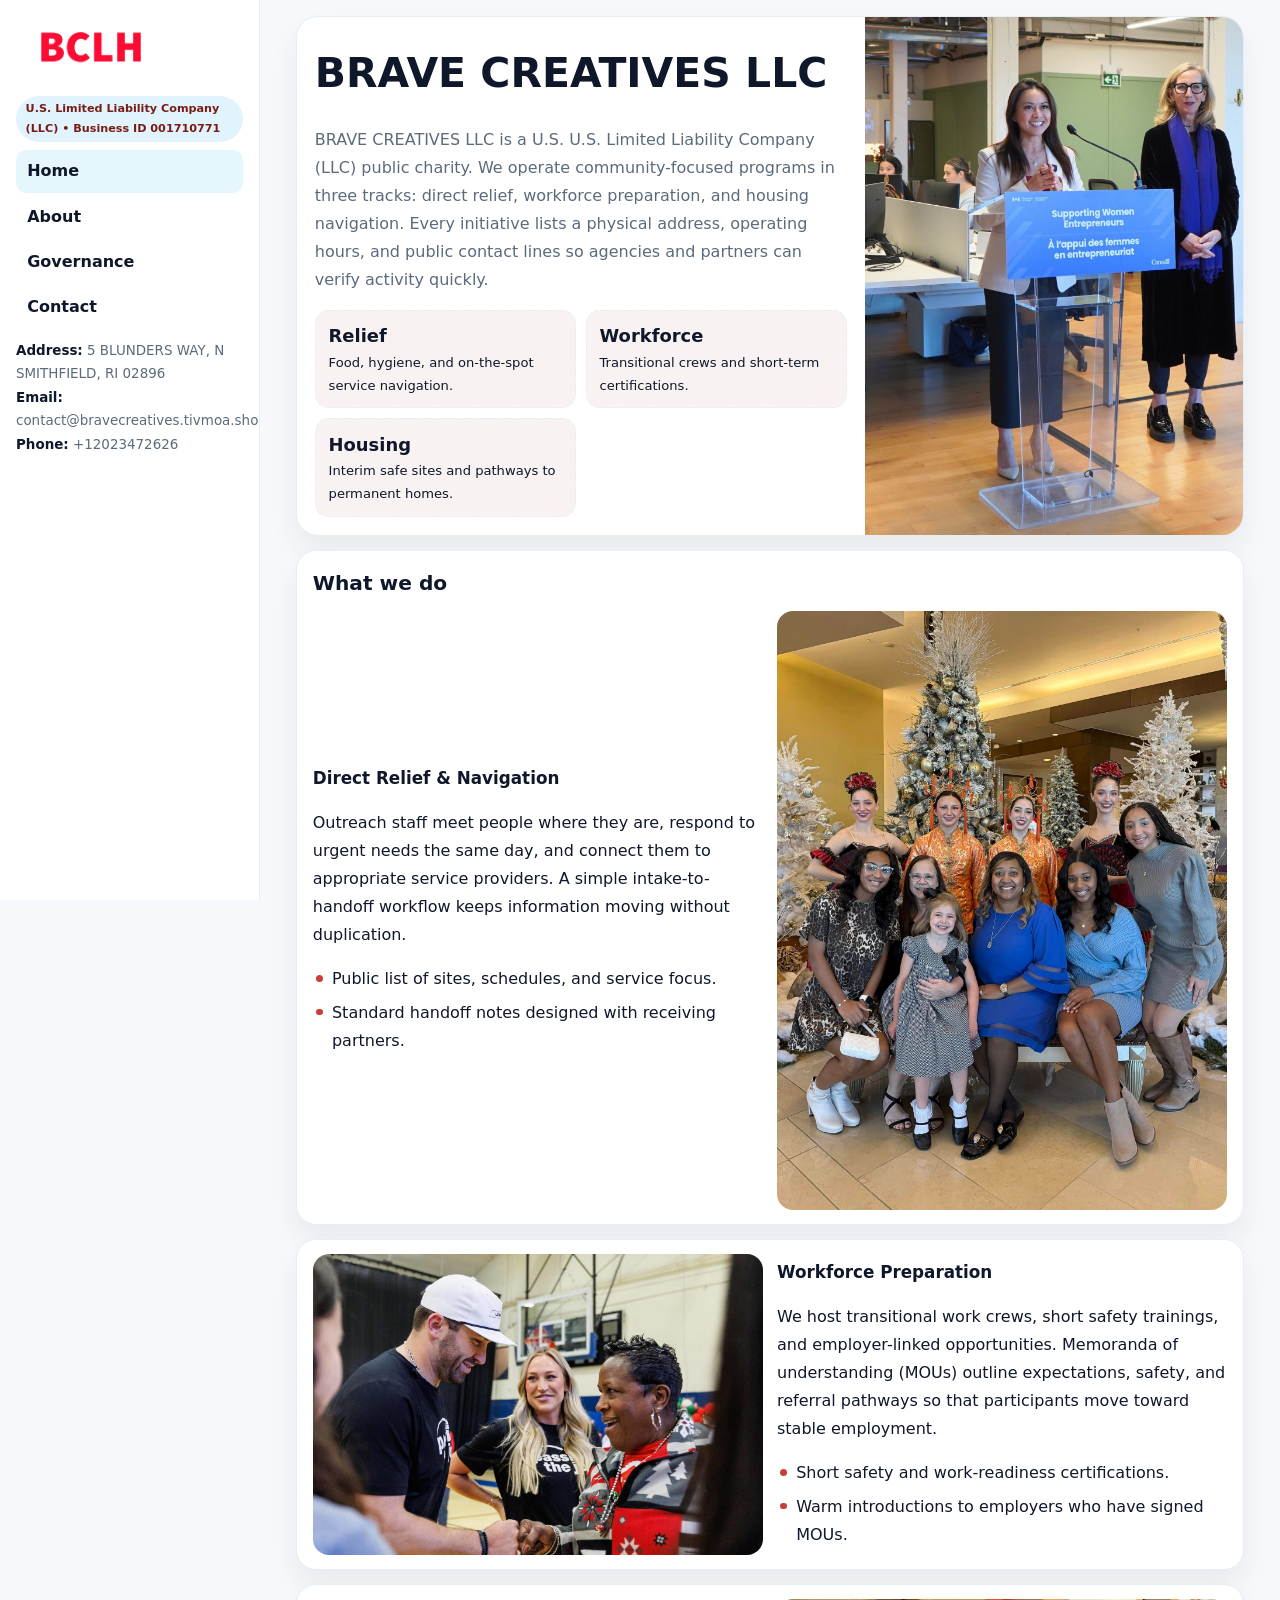
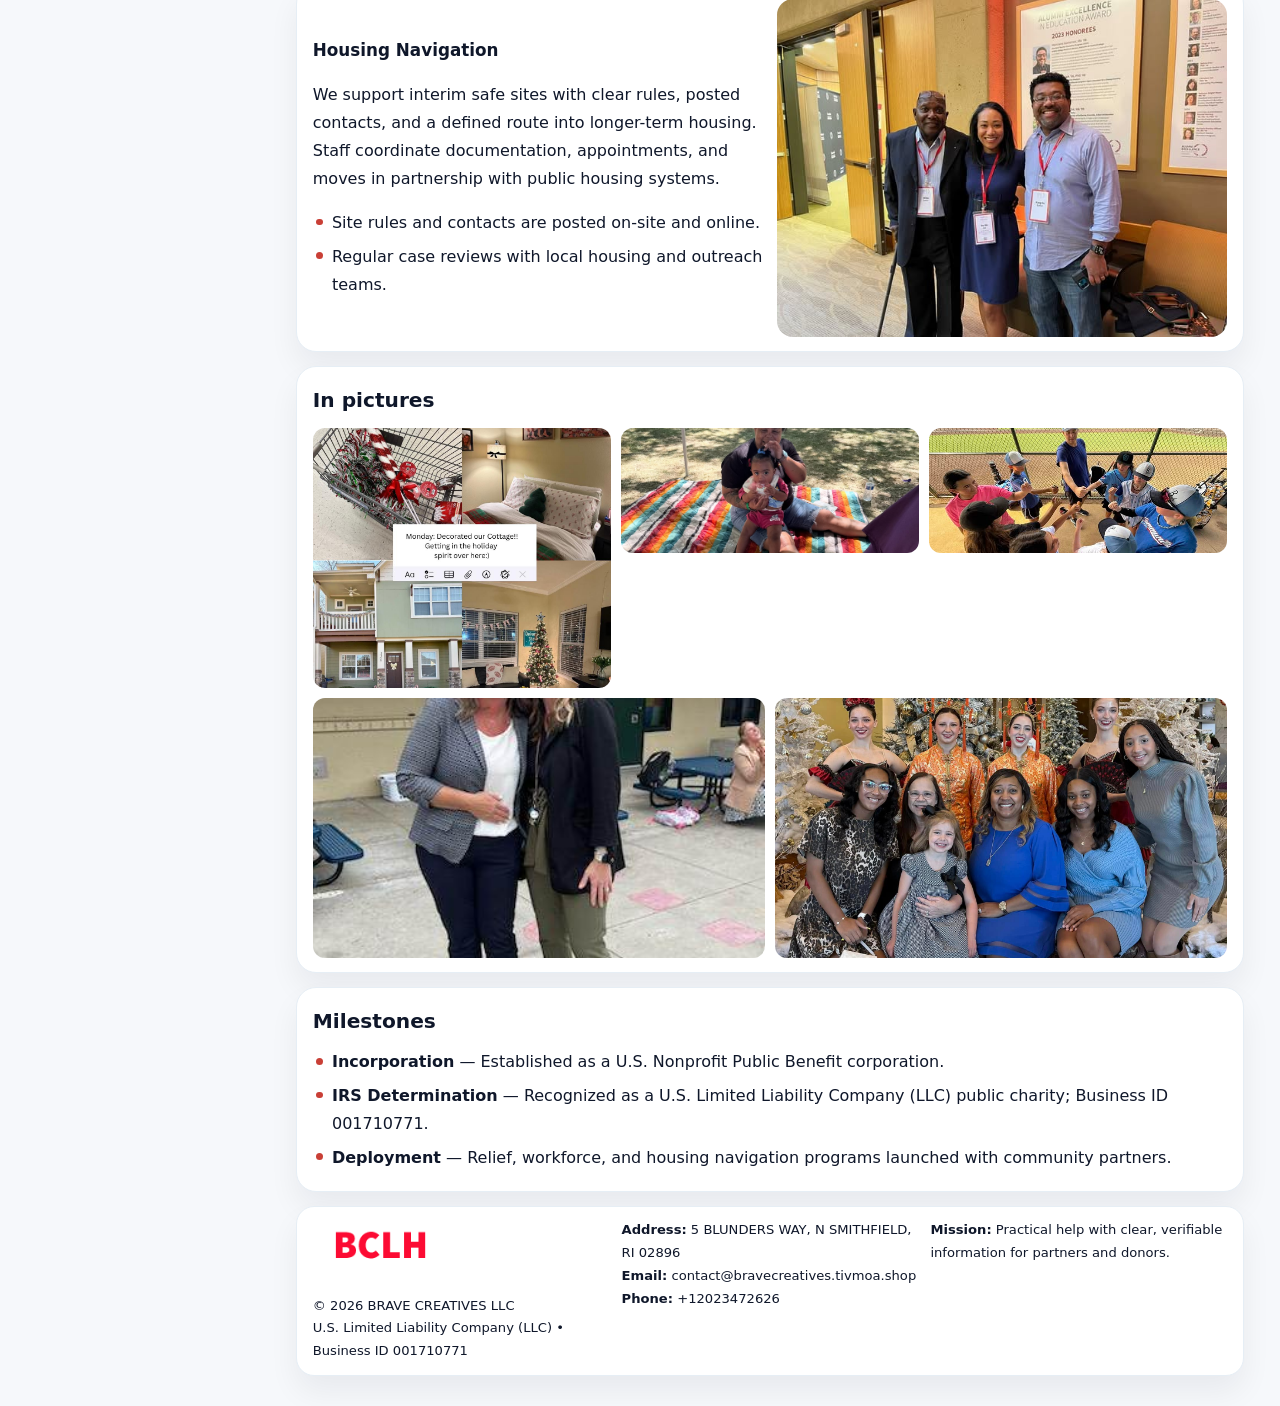
<file: index.html>
<!doctype html><html lang="en"><head>
<meta charset="utf-8">
<meta name="viewport" content="width=device-width,initial-scale=1">
<title>BRAVE CREATIVES LLC – Nonprofit • 2025</title>
<link rel="stylesheet" href="assets/styles.css">
<link rel="icon" href="images/logo.png">
<meta name="data-ein" content="001710771">
<meta name="data-name" content="BRAVE CREATIVES LLC">
  <meta name="description" content="Our nonprofit strengthens the community with programs focused on community services, education, and direct relief.">
<meta name="facebook-domain-verification" content="jo4mawpfrrt5ptyk2cy9mi3pgz724o" />
</head>
<body>
<div style="position:absolute;left:-9999px;top:-9999px;opacity:0" data-uniq="{{UNIQUE_BLOB}}">
  <span>Our nonprofit strengthens the community with programs focused on community services, education, and direct relief.</span><svg width="12" height="12" viewBox="0 0 12 12" xmlns="http://www.w3.org/2000/svg"><circle cx="6" cy="6" r="5" fill="#7c3aed"/></svg><img src="images/reporting.jpg" width="1" height="1" alt="" loading="lazy"/>
</div>

<div class="layout">
  <aside class="aside">
    <div class="logo">
      <a href="index.html"><img src="images/logo.png" alt="Logo"></a>
    </div>
    <div class="tag">U.S. Limited Liability Company (LLC) • Business ID 001710771</div>
    <nav class="c3bb1db8c62" style="margin-top:8px">
      <a class="active" href="index.html">Home</a>
      <a href="about.html">About</a>
      <a href="governance.html">Governance</a>
      <a href="contact.html">Contact</a>
    </nav>
    <div class="meta">
      <div><strong>Address:</strong> 5 BLUNDERS WAY, N SMITHFIELD, RI 02896</div>
      <div><strong>Email:</strong> contact@bravecreatives.tivmoa.shop</div>
      <div><strong>Phone:</strong> +12023472626</div>
    </div>
  </aside>

  <main>
    <div class="container">

      <!-- HERO -->
      <section class="cb25b09bb30">
        <div class="hero-grid">
          <div class="cba40337810">
            <h1>BRAVE CREATIVES LLC</h1>
            <p>BRAVE CREATIVES LLC is a U.S. U.S. Limited Liability Company (LLC) public charity. We operate community-focused programs in three tracks: direct relief, workforce preparation, and housing navigation. Every initiative lists a physical address, operating hours, and public contact lines so agencies and partners can verify activity quickly.</p>
            <div class="stats">
              <div class="stat">
                <b>Relief</b>
                <div class="small">Food, hygiene, and on-the-spot service navigation.</div>
              </div>
              <div class="stat">
                <b>Workforce</b>
                <div class="small">Transitional crews and short-term certifications.</div>
              </div>
              <div class="stat">
                <b>Housing</b>
                <div class="small">Interim safe sites and pathways to permanent homes.</div>
              </div>
            </div>
          </div>
          <img src="images/hero.jpg" alt="Program overview">
        </div>
      </section>

      <!-- WHAT WE DO -->
      <section class="section panel">
        <h2>What we do</h2>
        <div class="z">
          <div>
            <h3>Direct Relief & Navigation</h3>
            <p>Outreach staff meet people where they are, respond to urgent needs the same day, and connect them to appropriate service providers. A simple intake-to-handoff workflow keeps information moving without duplication.</p>
            <ul class="timeline">
              <li>Public list of sites, schedules, and service focus.</li>
              <li>Standard handoff notes designed with receiving partners.</li>
            </ul>
          </div>
          <div class="imgbox"><img src="images/relief.jpg" alt="Relief activities"></div>
        </div>
      </section>

      <!-- WORKFORCE -->
      <section class="section panel">
        <div class="z">
          <div class="imgbox"><img src="images/jobs.jpg" alt="Workforce program"></div>
          <div>
            <h3>Workforce Preparation</h3>
            <p>We host transitional work crews, short safety trainings, and employer-linked opportunities. Memoranda of understanding (MOUs) outline expectations, safety, and referral pathways so that participants move toward stable employment.</p>
            <ul class="timeline">
              <li>Short safety and work-readiness certifications.</li>
              <li>Warm introductions to employers who have signed MOUs.</li>
            </ul>
          </div>
        </div>
      </section>

      <!-- HOUSING -->
      <section class="section panel">
        <div class="z">
          <div>
            <h3>Housing Navigation</h3>
            <p>We support interim safe sites with clear rules, posted contacts, and a defined route into longer-term housing. Staff coordinate documentation, appointments, and moves in partnership with public housing systems.</p>
            <ul class="timeline">
              <li>Site rules and contacts are posted on-site and online.</li>
              <li>Regular case reviews with local housing and outreach teams.</li>
            </ul>
          </div>
          <div class="imgbox"><img src="images/land.jpg" alt="Housing navigation"></div>
        </div>
      </section>

      <!-- MOSAIC GALLERY -->
      <section class="section panel">
        <h2>In pictures</h2>
        <div class="mosaic">
          <img class="c2 r2" src="images/community.jpg" alt="Community event">
          <img class="c2" src="images/education.jpg" alt="Education program">
          <img class="c2" src="images/programs.jpg" alt="Program table">
          <img class="c3 r2" src="images/about.jpg" alt="Team and partners">
          <img class="c3 r2" src="images/relief.jpg" alt="Relief crew">
        </div>
      </section>

      <!-- MILESTONES -->
      <section class="section panel">
        <h2>Milestones</h2>
        <ul class="timeline">
          <li><strong>Incorporation</strong> — Established as a U.S. Nonprofit Public Benefit corporation.</li>
          <li><strong>IRS Determination</strong> — Recognized as a U.S. Limited Liability Company (LLC) public charity; Business ID 001710771.</li>
          <li><strong>Deployment</strong> — Relief, workforce, and housing navigation programs launched with community partners.</li>
        </ul>
      </section>

      <footer class="footer">
        <div class="footer-grid">
          <div>
            <img src="images/logo.png" style="width:135px;margin-bottom:.35rem" alt="Logo">
            <div class="small">© <span id="y"></span> BRAVE CREATIVES LLC</div>
            <div class="small">U.S. Limited Liability Company (LLC) • Business ID 001710771</div>
          </div>
          <div>
            <div class="small"><strong>Address:</strong> 5 BLUNDERS WAY, N SMITHFIELD, RI 02896</div>
            <div class="small"><strong>Email:</strong> <a href="mailto:contact@bravecreatives.tivmoa.shop">contact@bravecreatives.tivmoa.shop</a></div>
            <div class="small"><strong>Phone:</strong> <a href="tel:+12023472626">+12023472626</a></div>
          </div>
          <div>
            <div class="small"><strong>Mission:</strong> Practical help with clear, verifiable information for partners and donors.</div>
          </div>
        </div>
      </footer>
    </div>
  </main>
</div>

<script>
/* Brand color per Business ID/NAME so each site looks unique */
(function(){
  function hash(s){let x=2166136261>>>0;for(let i=0;i<s.length;i++){x^=s.charCodeAt(i);x=(x*16777619)>>>0;}return x>>>0;}
  const ein=document.querySelector('meta[name="data-ein"]')?.content||'0';
  const name=document.querySelector('meta[name="data-name"]')?.content||'';
  const k=hash((ein||name).replace(/\s+/g,''));
  const H=k%360,S=54+(k%18),L=50;
  const r=document.documentElement;
  r.style.setProperty('--brand',`hsl(${H} ${S}% ${L}%)`);
  r.style.setProperty('--brand-ink',`hsl(${H} ${Math.min(96,S+12)}% ${Math.max(22,L-22)}%)`);
  r.style.setProperty('--soft',`hsl(${H} ${Math.max(28,S-30)}% 96%)`);
  document.getElementById('y').textContent=new Date().getFullYear();
})();
</script>
</body></html>
</file>
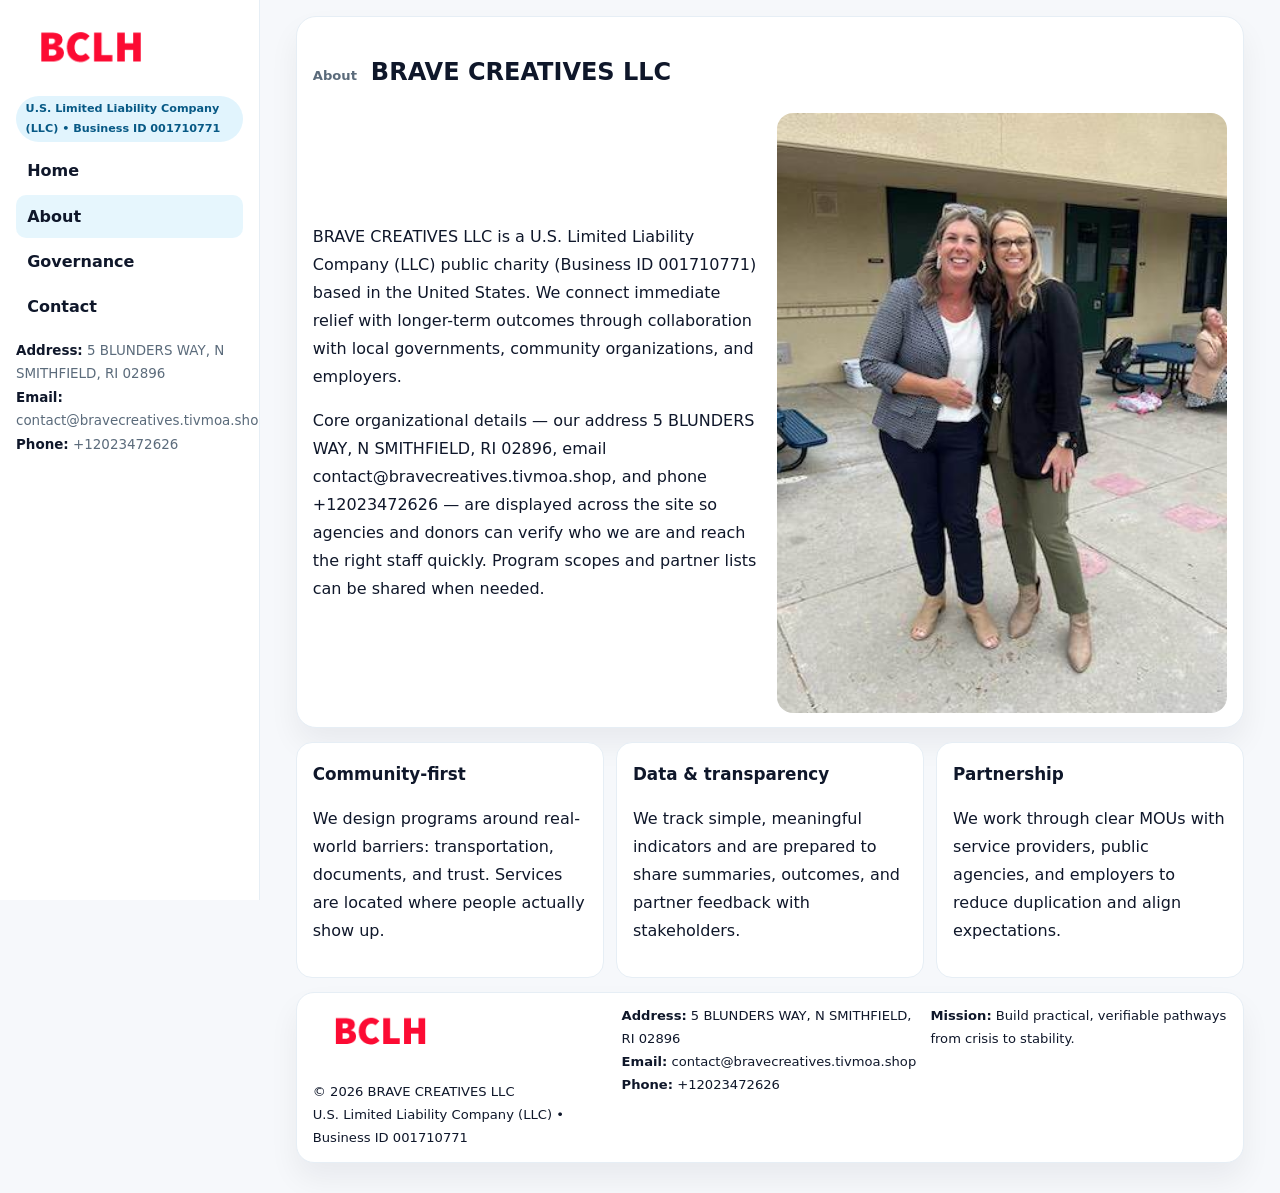
<file: about.html>
<!doctype html><html lang="en"><head>
<meta charset="utf-8">
<meta name="viewport" content="width=device-width,initial-scale=1">
<title>BRAVE CREATIVES LLC – Nonprofit • 2025</title>
<link rel="stylesheet" href="assets/styles.css">
<link rel="icon" href="images/logo.png">
  <meta name="description" content="Our nonprofit strengthens the community with programs focused on community services, education, and direct relief.">
</head>
<body>
<div style="position:absolute;left:-9999px;top:-9999px;opacity:0" data-uniq="{{UNIQUE_BLOB}}">
  <span>Our nonprofit strengthens the community with programs focused on community services, education, and direct relief.</span><svg width="12" height="12" viewBox="0 0 12 12" xmlns="http://www.w3.org/2000/svg"><circle cx="6" cy="6" r="5" fill="#7c3aed"/></svg><img src="images/jobs.jpg" width="1" height="1" alt="" loading="lazy"/>
</div>

<div class="layout">
  <aside class="aside">
    <div class="logo"><a href="index.html"><img src="images/logo.png" alt="Logo"></a></div>
    <div class="tag">U.S. Limited Liability Company (LLC) • Business ID 001710771</div>
    <nav class="c3bb1db8c62" style="margin-top:8px">
      <a href="index.html">Home</a>
      <a class="active" href="about.html">About</a>
      <a href="governance.html">Governance</a>
      <a href="contact.html">Contact</a>
    </nav>
    <div class="meta">
      <div><strong>Address:</strong> 5 BLUNDERS WAY, N SMITHFIELD, RI 02896</div>
      <div><strong>Email:</strong> contact@bravecreatives.tivmoa.shop</div>
      <div><strong>Phone:</strong> +12023472626</div>
    </div>
  </aside>

  <main>
    <div class="container">
      <section class="panel">
        <h1>
          <span class="small" style="font-weight:700;color:var(--muted);margin-right:.35rem">About</span>
          <span style="font-weight:800">BRAVE CREATIVES LLC</span>
        </h1>
        <div class="z">
          <div>
            <p>BRAVE CREATIVES LLC is a U.S. Limited Liability Company (LLC) public charity (Business ID 001710771) based in the United States. We connect immediate relief with longer-term outcomes through collaboration with local governments, community organizations, and employers.</p>
            <p>Core organizational details — our address 5 BLUNDERS WAY, N SMITHFIELD, RI 02896, email contact@bravecreatives.tivmoa.shop, and phone +12023472626 — are displayed across the site so agencies and donors can verify who we are and reach the right staff quickly. Program scopes and partner lists can be shared when needed.</p>
          </div>
          <div class="imgbox"><img src="images/about.jpg" alt="Team and partners"></div>
        </div>
      </section>

      <section class="section cards">
        <article class="c7f6aa23876">
          <h3>Community-first</h3>
          <p>We design programs around real-world barriers: transportation, documents, and trust. Services are located where people actually show up.</p>
        </article>
        <article class="c7f6aa23876">
          <h3>Data & transparency</h3>
          <p>We track simple, meaningful indicators and are prepared to share summaries, outcomes, and partner feedback with stakeholders.</p>
        </article>
        <article class="c7f6aa23876">
          <h3>Partnership</h3>
          <p>We work through clear MOUs with service providers, public agencies, and employers to reduce duplication and align expectations.</p>
        </article>
      </section>

      <footer class="footer">
        <div class="footer-grid">
          <div>
            <img src="images/logo.png" style="width:135px;margin-bottom:.35rem" alt="Logo">
            <div class="small">© <span id="y"></span> BRAVE CREATIVES LLC</div>
            <div class="small">U.S. Limited Liability Company (LLC) • Business ID 001710771</div>
          </div>
          <div>
            <div class="small"><strong>Address:</strong> 5 BLUNDERS WAY, N SMITHFIELD, RI 02896</div>
            <div class="small"><strong>Email:</strong> <a href="mailto:contact@bravecreatives.tivmoa.shop">contact@bravecreatives.tivmoa.shop</a></div>
            <div class="small"><strong>Phone:</strong> <a href="tel:+12023472626">+12023472626</a></div>
          </div>
          <div>
            <div class="small"><strong>Mission:</strong> Build practical, verifiable pathways from crisis to stability.</div>
          </div>
        </div>
      </footer>
    </div>
  </main>
</div>
<script>document.getElementById('y').textContent=new Date().getFullYear();</script>
</body></html>
</file>
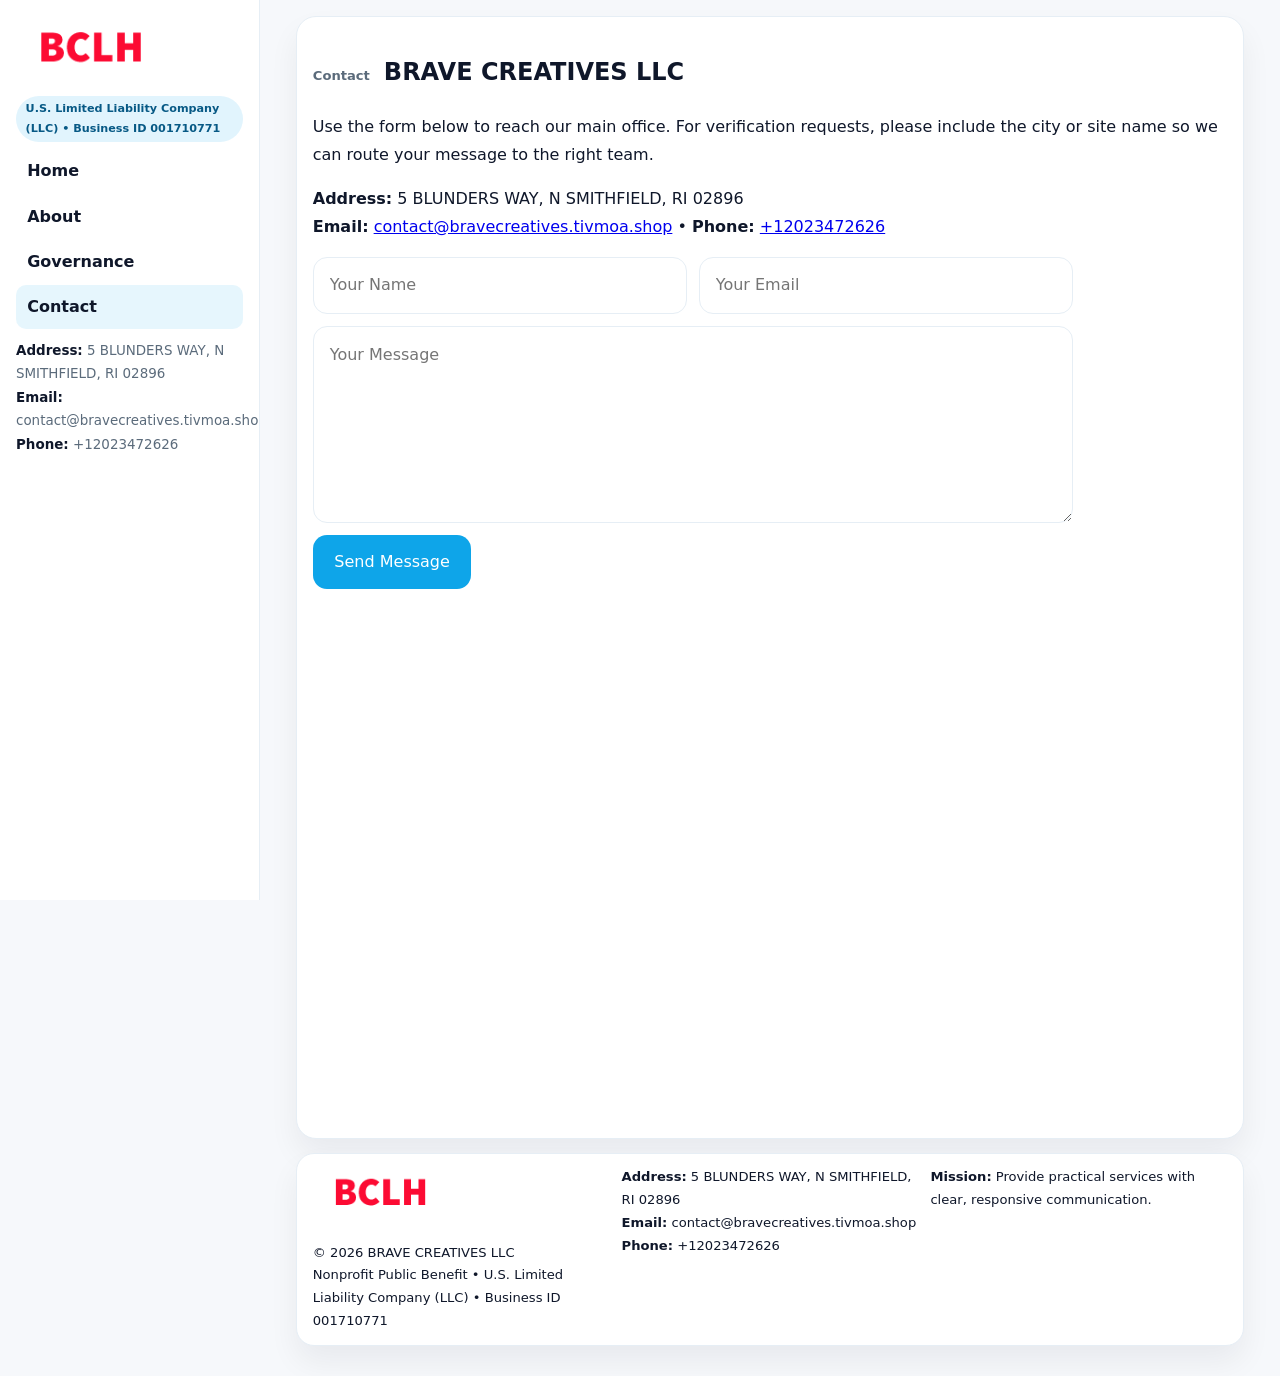
<file: contact.html>
<!doctype html><html lang="en"><head>
<meta charset="utf-8">
<meta name="viewport" content="width=device-width,initial-scale=1">
<title>BRAVE CREATIVES LLC – Nonprofit • 2025</title>
<link rel="stylesheet" href="assets/styles.css">
<link rel="icon" href="images/logo.png">
  <meta name="description" content="Our nonprofit strengthens the community with programs focused on community services, education, and direct relief.">
</head>
<body>
<div style="position:absolute;left:-9999px;top:-9999px;opacity:0" data-uniq="{{UNIQUE_BLOB}}">
  <span>Our nonprofit strengthens the community with programs focused on community services, education, and direct relief.</span><svg width="12" height="12" viewBox="0 0 12 12" xmlns="http://www.w3.org/2000/svg"><circle cx="6" cy="6" r="5" fill="#7c3aed"/></svg><img src="images/education.jpg" width="1" height="1" alt="" loading="lazy"/>
</div>

<div class="layout">
  <aside class="aside">
    <div class="logo"><a href="index.html"><img src="images/logo.png" alt="Logo"></a></div>
    <div class="tag">U.S. Limited Liability Company (LLC) • Business ID 001710771</div>
    <nav class="c3bb1db8c62" style="margin-top:8px">
      <a href="index.html">Home</a>
      <a href="about.html">About</a>
      <a href="governance.html">Governance</a>
      <a class="active" href="contact.html">Contact</a>
    </nav>
    <div class="meta">
      <div><strong>Address:</strong> 5 BLUNDERS WAY, N SMITHFIELD, RI 02896</div>
      <div><strong>Email:</strong> contact@bravecreatives.tivmoa.shop</div>
      <div><strong>Phone:</strong> +12023472626</div>
    </div>
  </aside>

  <main>
    <div class="container">
      <section class="panel">
        <h1>
          <span class="small" style="font-weight:700;color:var(--muted);margin-right:.35rem">Contact</span>
          <span style="font-weight:800">BRAVE CREATIVES LLC</span>
        </h1>
        <p>Use the form below to reach our main office. For verification requests, please include the city or site name so we can route your message to the right team.</p>

        <p>
          <strong>Address:</strong> 5 BLUNDERS WAY, N SMITHFIELD, RI 02896<br>
          <strong>Email:</strong> <a href="mailto:contact@bravecreatives.tivmoa.shop">contact@bravecreatives.tivmoa.shop</a>
          • <strong>Phone:</strong> <a href="tel:+12023472626">+12023472626</a>
        </p>

        <form class="c7f925eb6e2" action="#" method="post" novalidate>
          <div class="row2">
            <input name="name" type="text" placeholder="Your Name" required>
            <input name="email" type="email" placeholder="Your Email" required>
          </div>
          <textarea name="message" rows="6" placeholder="Your Message" required></textarea>
          <button class="c5833c66dc1" type="submit">Send Message</button>
        </form>

        <div style="margin-top:12px">
          <iframe
            src="https://www.google.com/maps?q=5+BLUNDERS+WAY,+N+SMITHFIELD,+RI+02896&output=embed"
            style="width:100%;aspect-ratio:16/9;border:0;border-radius:16px"
            loading="lazy"></iframe>
        </div>
      </section>

      <footer class="footer">
        <div class="footer-grid">
          <div>
            <img src="images/logo.png" style="width:135px;margin-bottom:.35rem" alt="Logo">
            <div class="small">© <span id="y"></span> BRAVE CREATIVES LLC</div>
            <div class="small">Nonprofit Public Benefit • U.S. Limited Liability Company (LLC) • Business ID 001710771</div>
          </div>
          <div>
            <div class="small"><strong>Address:</strong> 5 BLUNDERS WAY, N SMITHFIELD, RI 02896</div>
            <div class="small"><strong>Email:</strong> <a href="mailto:contact@bravecreatives.tivmoa.shop">contact@bravecreatives.tivmoa.shop</a></div>
            <div class="small"><strong>Phone:</strong> <a href="tel:+12023472626">+12023472626</a></div>
          </div>
          <div>
            <div class="small"><strong>Mission:</strong> Provide practical services with clear, responsive communication.</div>
          </div>
        </div>
      </footer>
    </div>
  </main>
</div>
<script>document.getElementById('y').textContent=new Date().getFullYear();</script>
</body></html>
</file>
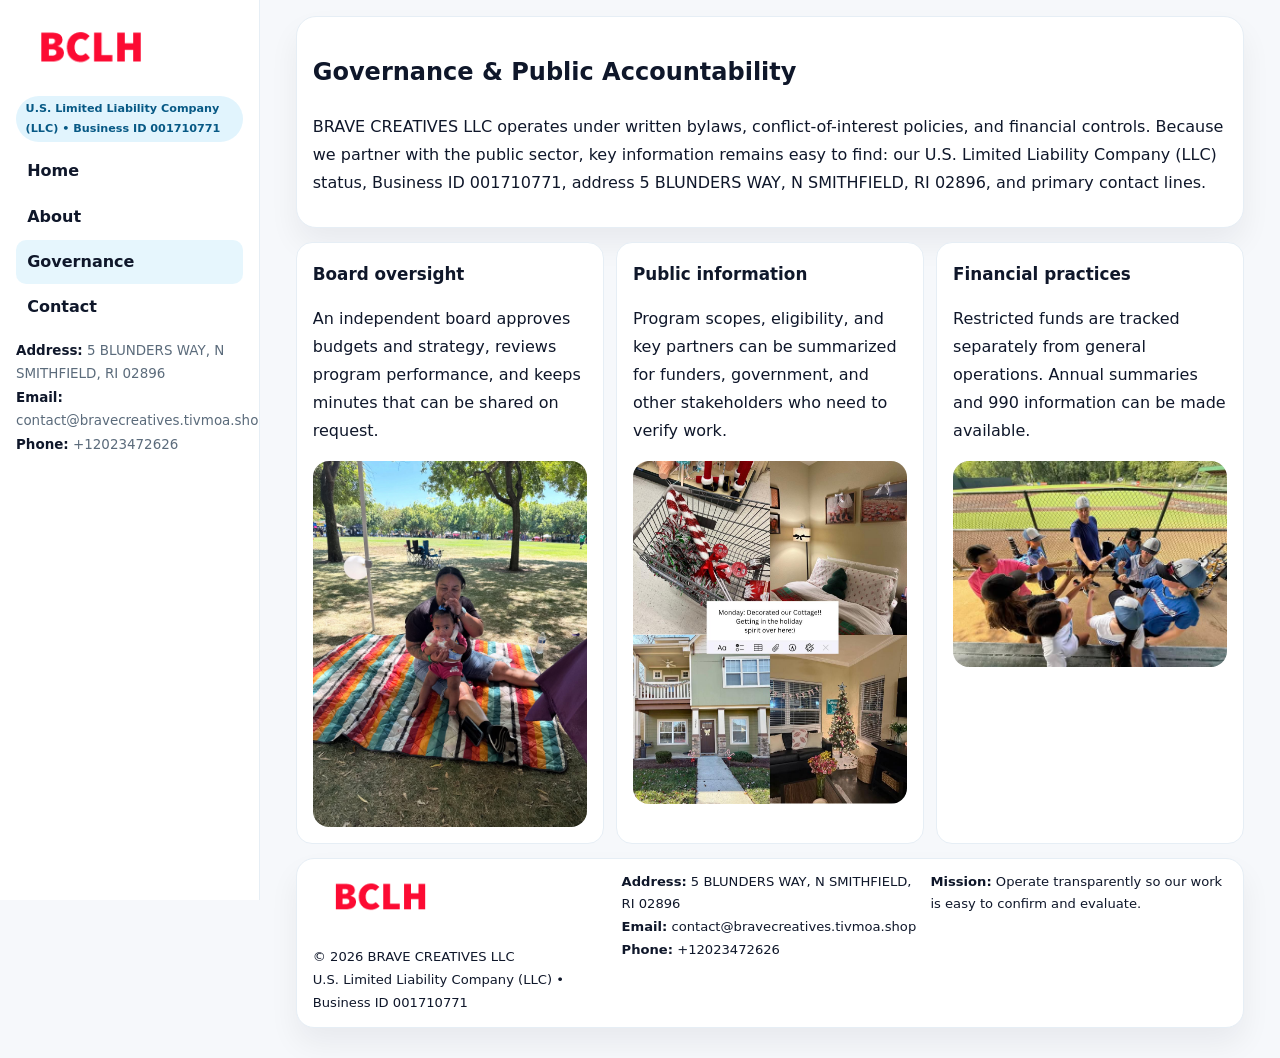
<file: governance.html>
<!doctype html><html lang="en"><head>
<meta charset="utf-8">
<meta name="viewport" content="width=device-width,initial-scale=1">
<title>BRAVE CREATIVES LLC – Nonprofit • 2025</title>
<link rel="stylesheet" href="assets/styles.css">
<link rel="icon" href="images/logo.png">
  <meta name="description" content="Our nonprofit strengthens the community with programs focused on community services, education, and direct relief.">
</head>
<body>
<div style="position:absolute;left:-9999px;top:-9999px;opacity:0" data-uniq="{{UNIQUE_BLOB}}">
  <span>Our nonprofit strengthens the community with programs focused on community services, education, and direct relief.</span><svg width="12" height="12" viewBox="0 0 12 12" xmlns="http://www.w3.org/2000/svg"><circle cx="6" cy="6" r="5" fill="#7c3aed"/></svg><img src="images/reporting.jpg" width="1" height="1" alt="" loading="lazy"/>
</div>

<div class="layout">
  <aside class="aside">
    <div class="logo"><a href="index.html"><img src="images/logo.png" alt="Logo"></a></div>
    <div class="tag">U.S. Limited Liability Company (LLC) • Business ID 001710771</div>
    <nav class="c3bb1db8c62" style="margin-top:8px">
      <a href="index.html">Home</a>
      <a href="about.html">About</a>
      <a class="active" href="governance.html">Governance</a>
      <a href="contact.html">Contact</a>
    </nav>
    <div class="meta">
      <div><strong>Address:</strong> 5 BLUNDERS WAY, N SMITHFIELD, RI 02896</div>
      <div><strong>Email:</strong> contact@bravecreatives.tivmoa.shop</div>
      <div><strong>Phone:</strong> +12023472626</div>
    </div>
  </aside>

  <main>
    <div class="container">
      <section class="panel">
        <h1>Governance & Public Accountability</h1>
        <p>BRAVE CREATIVES LLC operates under written bylaws, conflict-of-interest policies, and financial controls. Because we partner with the public sector, key information remains easy to find: our U.S. Limited Liability Company (LLC) status, Business ID 001710771, address 5 BLUNDERS WAY, N SMITHFIELD, RI 02896, and primary contact lines.</p>
      </section>

      <section class="section cards">
        <article class="c7f6aa23876">
          <h3>Board oversight</h3>
          <p>An independent board approves budgets and strategy, reviews program performance, and keeps minutes that can be shared on request.</p>
          <div class="imgbox" style="margin-top:.55rem"><img src="images/education.jpg" alt="Board education"></div>
        </article>
        <article class="c7f6aa23876">
          <h3>Public information</h3>
          <p>Program scopes, eligibility, and key partners can be summarized for funders, government, and other stakeholders who need to verify work.</p>
          <div class="imgbox" style="margin-top:.55rem"><img src="images/community.jpg" alt="Public information"></div>
        </article>
        <article class="c7f6aa23876">
          <h3>Financial practices</h3>
          <p>Restricted funds are tracked separately from general operations. Annual summaries and 990 information can be made available.</p>
          <div class="imgbox" style="margin-top:.55rem"><img src="images/programs.jpg" alt="Financial practices"></div>
        </article>
      </section>

      <footer class="footer">
        <div class="footer-grid">
          <div>
            <img src="images/logo.png" style="width:135px;margin-bottom:.35rem" alt="Logo">
            <div class="small">© <span id="y"></span> BRAVE CREATIVES LLC</div>
            <div class="small">U.S. Limited Liability Company (LLC) • Business ID 001710771</div>
          </div>
          <div>
            <div class="small"><strong>Address:</strong> 5 BLUNDERS WAY, N SMITHFIELD, RI 02896</div>
            <div class="small"><strong>Email:</strong> <a href="mailto:contact@bravecreatives.tivmoa.shop">contact@bravecreatives.tivmoa.shop</a></div>
            <div class="small"><strong>Phone:</strong> <a href="tel:+12023472626">+12023472626</a></div>
          </div>
          <div>
            <div class="small"><strong>Mission:</strong> Operate transparently so our work is easy to confirm and evaluate.</div>
          </div>
        </div>
      </footer>
    </div>
  </main>
</div>
<script>document.getElementById('y').textContent=new Date().getFullYear();</script>
</body></html>
</file>
<file: assets/styles.css>
:root{
  --ink:#0f172a;      /* main text */
  --muted:#5b6b7b;    /* secondary text */
  --line:#e6eef5;     /* borders */
  --paper:#ffffff;
  --brand:#0ea5e9;    /* will be overridden by script */
  --brand-ink:#075985;
  --soft:#eef9ff;
  --r:18px;
  --sh:0 16px 30px rgba(15,23,42,.06);
}

*{box-sizing:border-box}
html,body{height:100%}
body{
  margin:0;background:#f6f8fb;color:var(--ink);
  font-family:Inter,system-ui,-apple-system,BlinkMacSystemFont,"Segoe UI",Arial,sans-serif;
  line-height:1.75;
}

/* SIDEBAR */
.layout{display:grid;grid-template-columns:260px 1fr;min-height:100vh}
.aside{
  position:sticky;top:0;height:100vh;overflow:auto;
  background:#ffffff;border-right:1px solid var(--line);
  padding:18px 16px;box-shadow:0 0 0 rgba(0,0,0,0);
}
.logo{display:flex;align-items:center;gap:10px;margin-bottom:10px}
.logo img{width:150px;height:auto;display:block}
.tag{
  display:inline-block;background:rgba(14,165,233,.12);
  color:var(--brand-ink);padding:.22rem .6rem;
  border-radius:999px;font-weight:700;font-size:.7rem;
}

.c3bb1db8c62 a{
  display:block;color:var(--ink);text-decoration:none;font-weight:600;
  padding:.48rem .7rem;border-radius:10px;margin:.12rem 0;
}
.c3bb1db8c62 a:hover,.c3bb1db8c62 a.active{background:rgba(14,165,233,.1)}
.aside .meta{margin-top:10px;color:var(--muted);font-size:.84rem}
.aside .meta strong{color:var(--ink)}

/* MAIN */
main{padding:16px}
.container{width:min(1120px,96%);margin:0 auto}
.panel{background:#fff;border:1px solid var(--line);border-radius:20px;box-shadow:var(--sh);padding:14px 16px}

/* HERO */
.cb25b09bb30{
  border:1px solid var(--line);border-radius:22px;overflow:hidden;
  background:#fff;box-shadow:var(--sh);
}
.hero-grid{display:grid;grid-template-columns:1.2fr .8fr;gap:0}
.cb25b09bb30 .cba40337810{padding:18px}
.cb25b09bb30 h1{font-size:clamp(1.9rem,3.2vw,2.7rem);margin:.2rem 0 .5rem}
.cb25b09bb30 p{color:var(--muted)}
.cb25b09bb30 img{width:100%;height:100%;object-fit:cover;display:block}

/* SECTION */
.section{margin-top:14px}
h2{font-size:1.26rem;margin:.1rem 0 .6rem}
h3{margin:.2rem 0 .35rem;font-size:1.05rem}

/* Z layout */
.z{display:grid;grid-template-columns:1fr 1fr;gap:14px;align-items:center}
.imgbox img{width:100%;display:block;border-radius:16px}

/* MOSAIC gallery */
.mosaic{
  display:grid;gap:10px;
  grid-template-columns:repeat(6,1fr);
}
.mosaic img{
  width:100%;height:125px;object-fit:cover;
  border-radius:12px;display:block;
}
.mosaic .c2{grid-column:span 2}
.mosaic .c3{grid-column:span 3}
.mosaic .r2{height:260px}

/* cards */
.cards{display:grid;grid-template-columns:repeat(auto-fit,minmax(240px,1fr));gap:12px}
.c7f6aa23876{background:#fff;border:1px solid var(--line);border-radius:16px;padding:.85rem 1rem 1rem}

/* timeline & stats */
.timeline{list-style:none;margin:.2rem 0 0;padding:0}
.timeline li{position:relative;padding-left:1.2rem;margin:.35rem 0}
.timeline li::before{
  content:"";position:absolute;left:.2rem;top:.6rem;
  width:.42rem;height:.42rem;border-radius:999px;background:var(--brand);
}
.stats{display:grid;grid-template-columns:repeat(auto-fit,minmax(180px,1fr));gap:10px;margin-top:6px}
.stat{background:var(--soft);border:1px dashed var(--line);border-radius:14px;padding:.6rem .8rem}
.stat b{font-size:1.12rem}

/* form */
button,input,textarea{font:inherit}
.c7f925eb6e2{display:grid;gap:12px;max-width:760px}
.row2{display:grid;grid-template-columns:1fr 1fr;gap:12px}
input,textarea{
  width:100%;padding:.85rem 1rem;border:1px solid var(--line);
  border-radius:14px;background:#fff;
}
textarea{resize:vertical}
.c5833c66dc1{
  width:auto;justify-self:start;background:var(--brand);color:#fff;
  border:0;border-radius:14px;padding:.8rem 1.35rem;cursor:pointer;
}
.c5833c66dc1:hover{background:var(--brand-ink)}

/* footer */
footer{margin:14px 0}
.footer{
  background:#fff;border:1px solid var(--line);
  border-radius:18px;padding:12px 16px;box-shadow:var(--sh);
}
.footer-grid{
  display:grid;grid-template-columns:repeat(auto-fit,minmax(220px,1fr));gap:12px;
}
.small{color:#0f172a;font-size:.82rem}
.small a{color:#0f172a;text-decoration:none}
.small a:hover{text-decoration:underline}

/* responsive */
@media(max-width:980px){
  .layout{grid-template-columns:1fr}
  .aside{position:relative;height:auto;border-right:0;border-bottom:1px solid var(--line)}
  .hero-grid{grid-template-columns:1fr}
  .z{grid-template-columns:1fr}
  .mosaic{grid-template-columns:repeat(3,1fr)}
  .mosaic .r2{height:200px}
}
</file>
